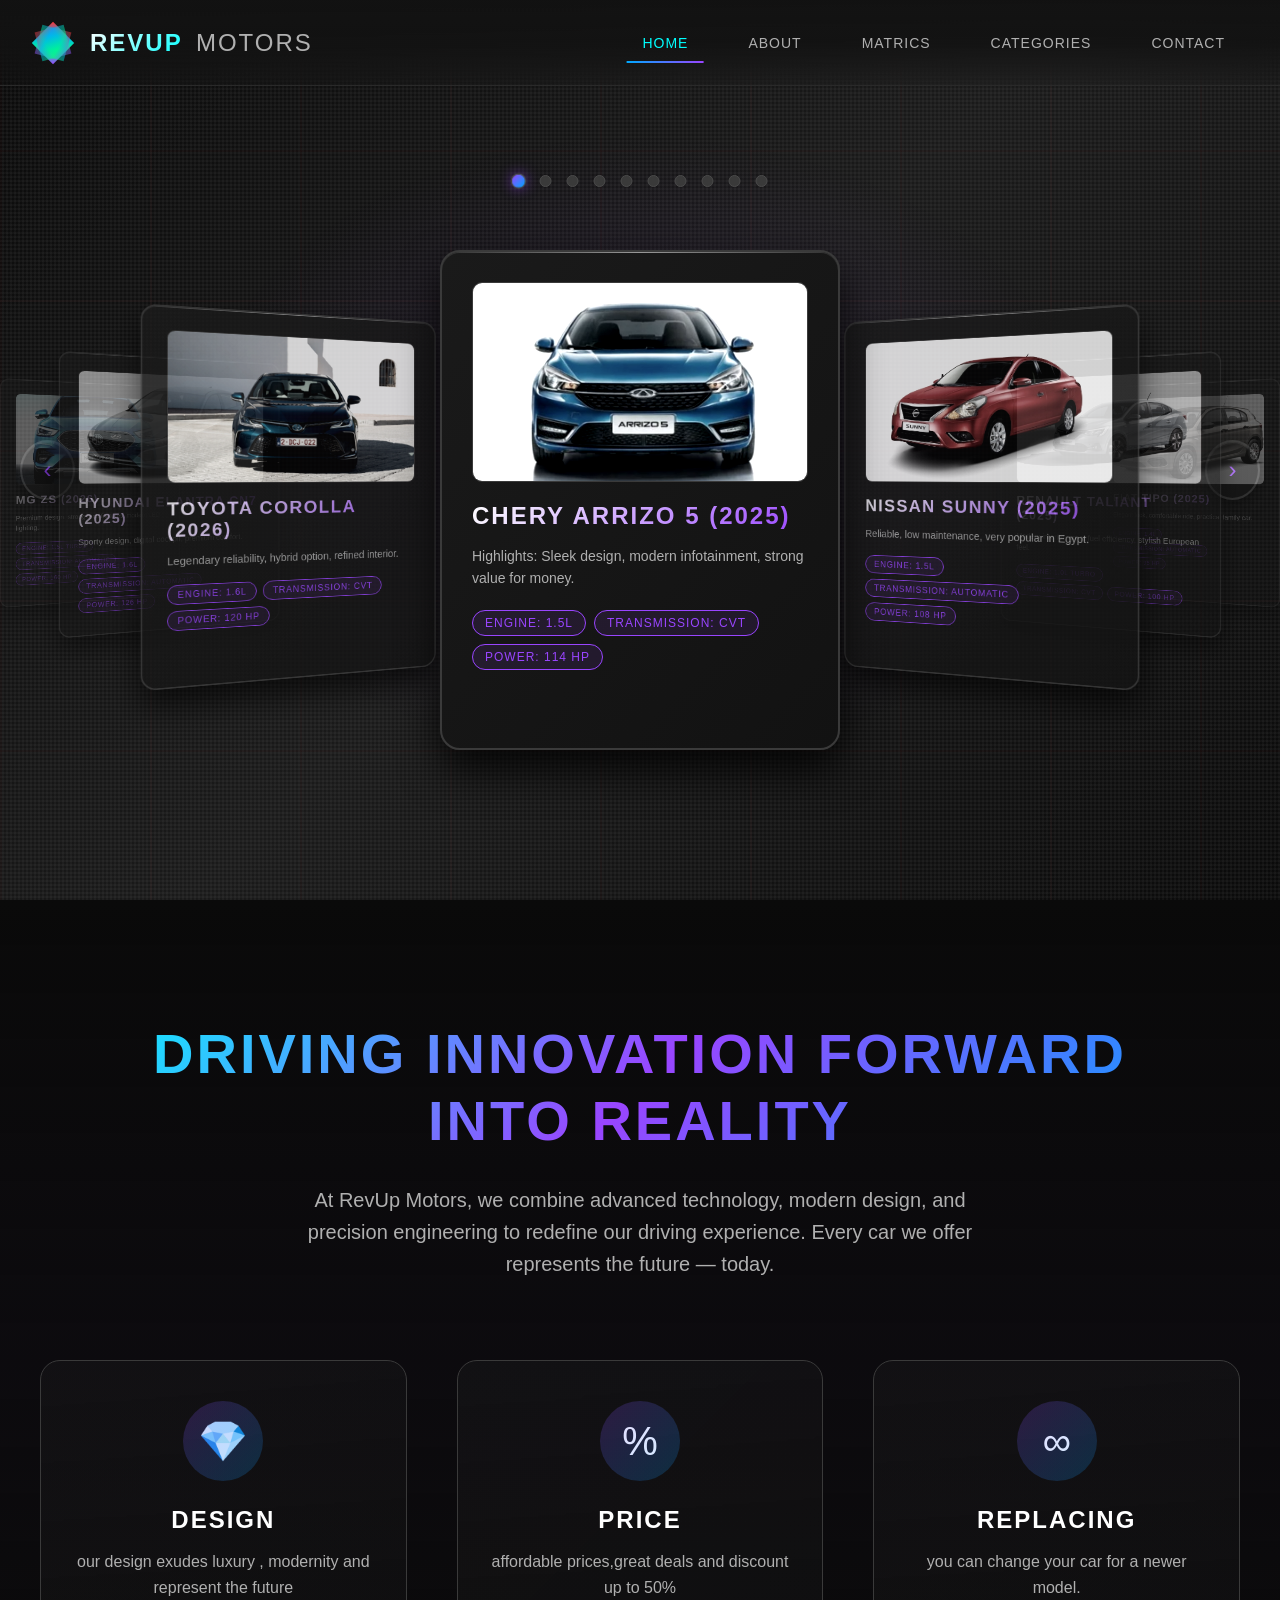
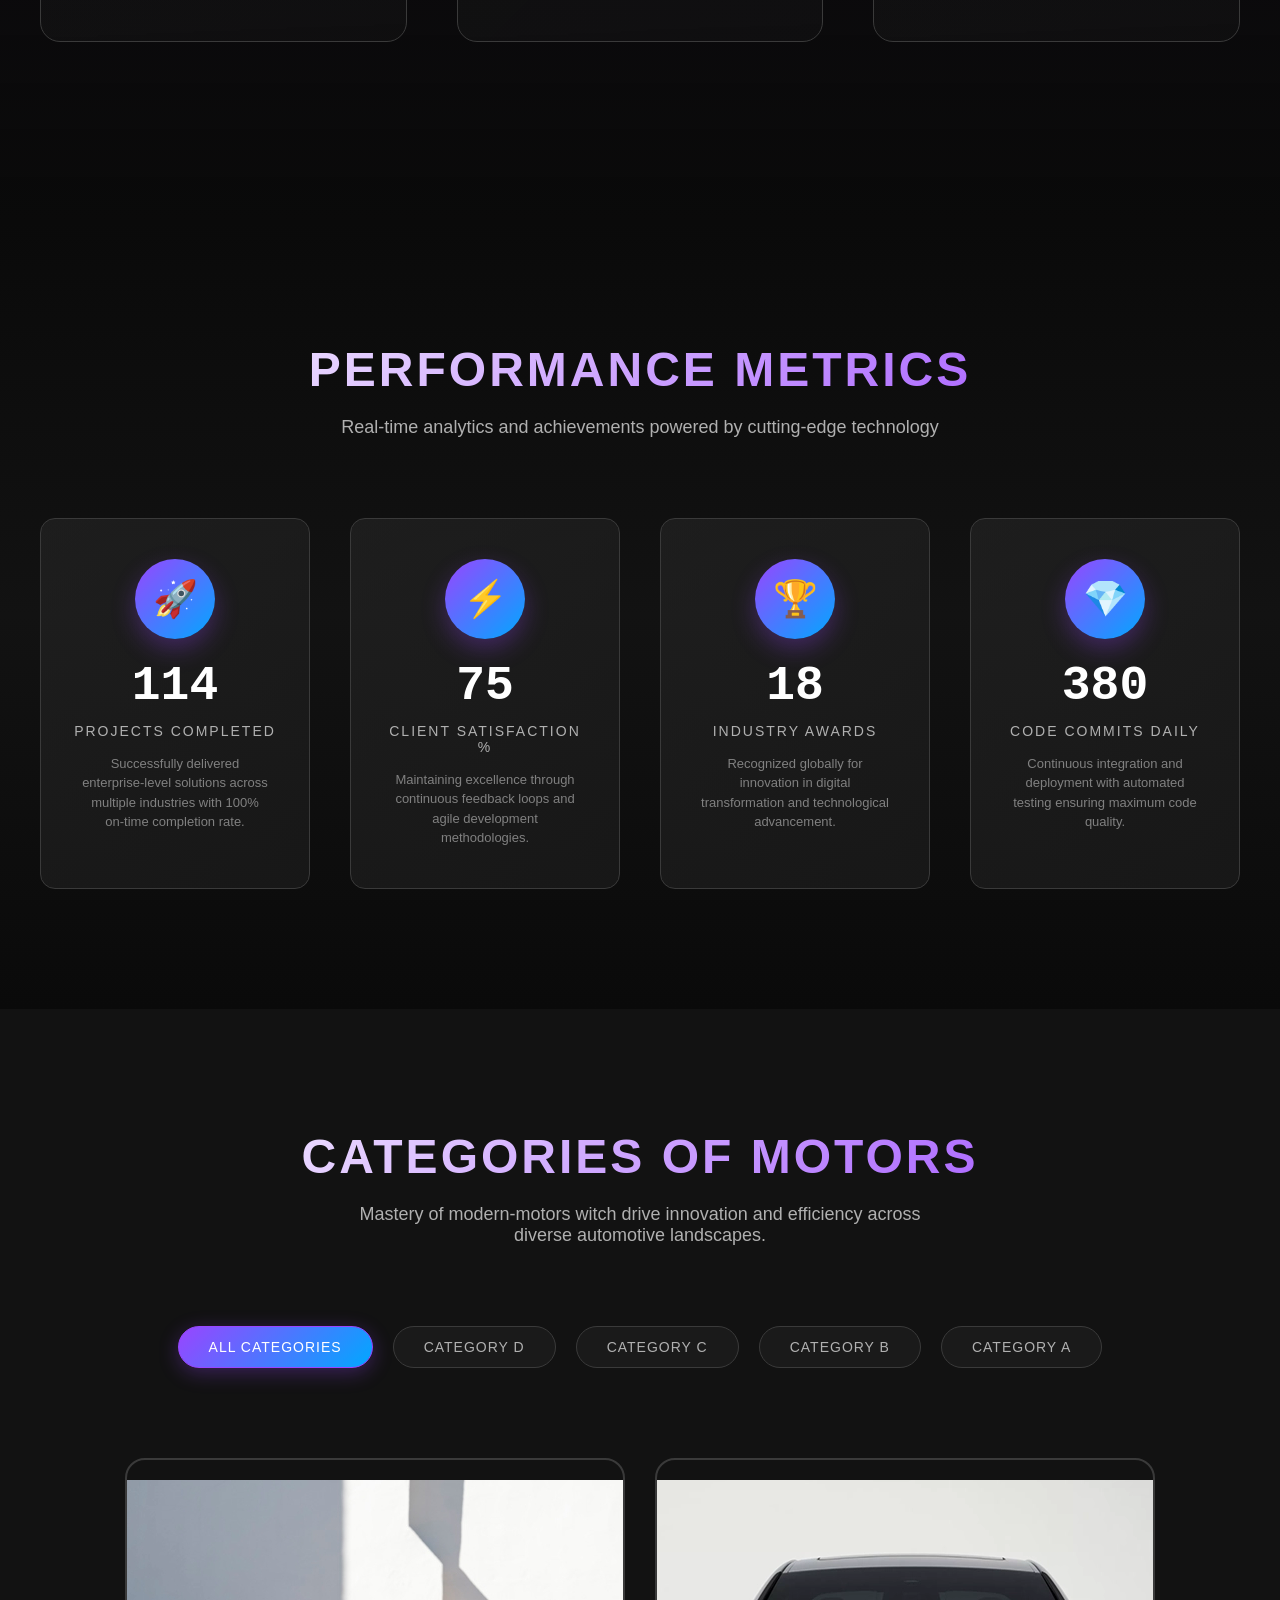
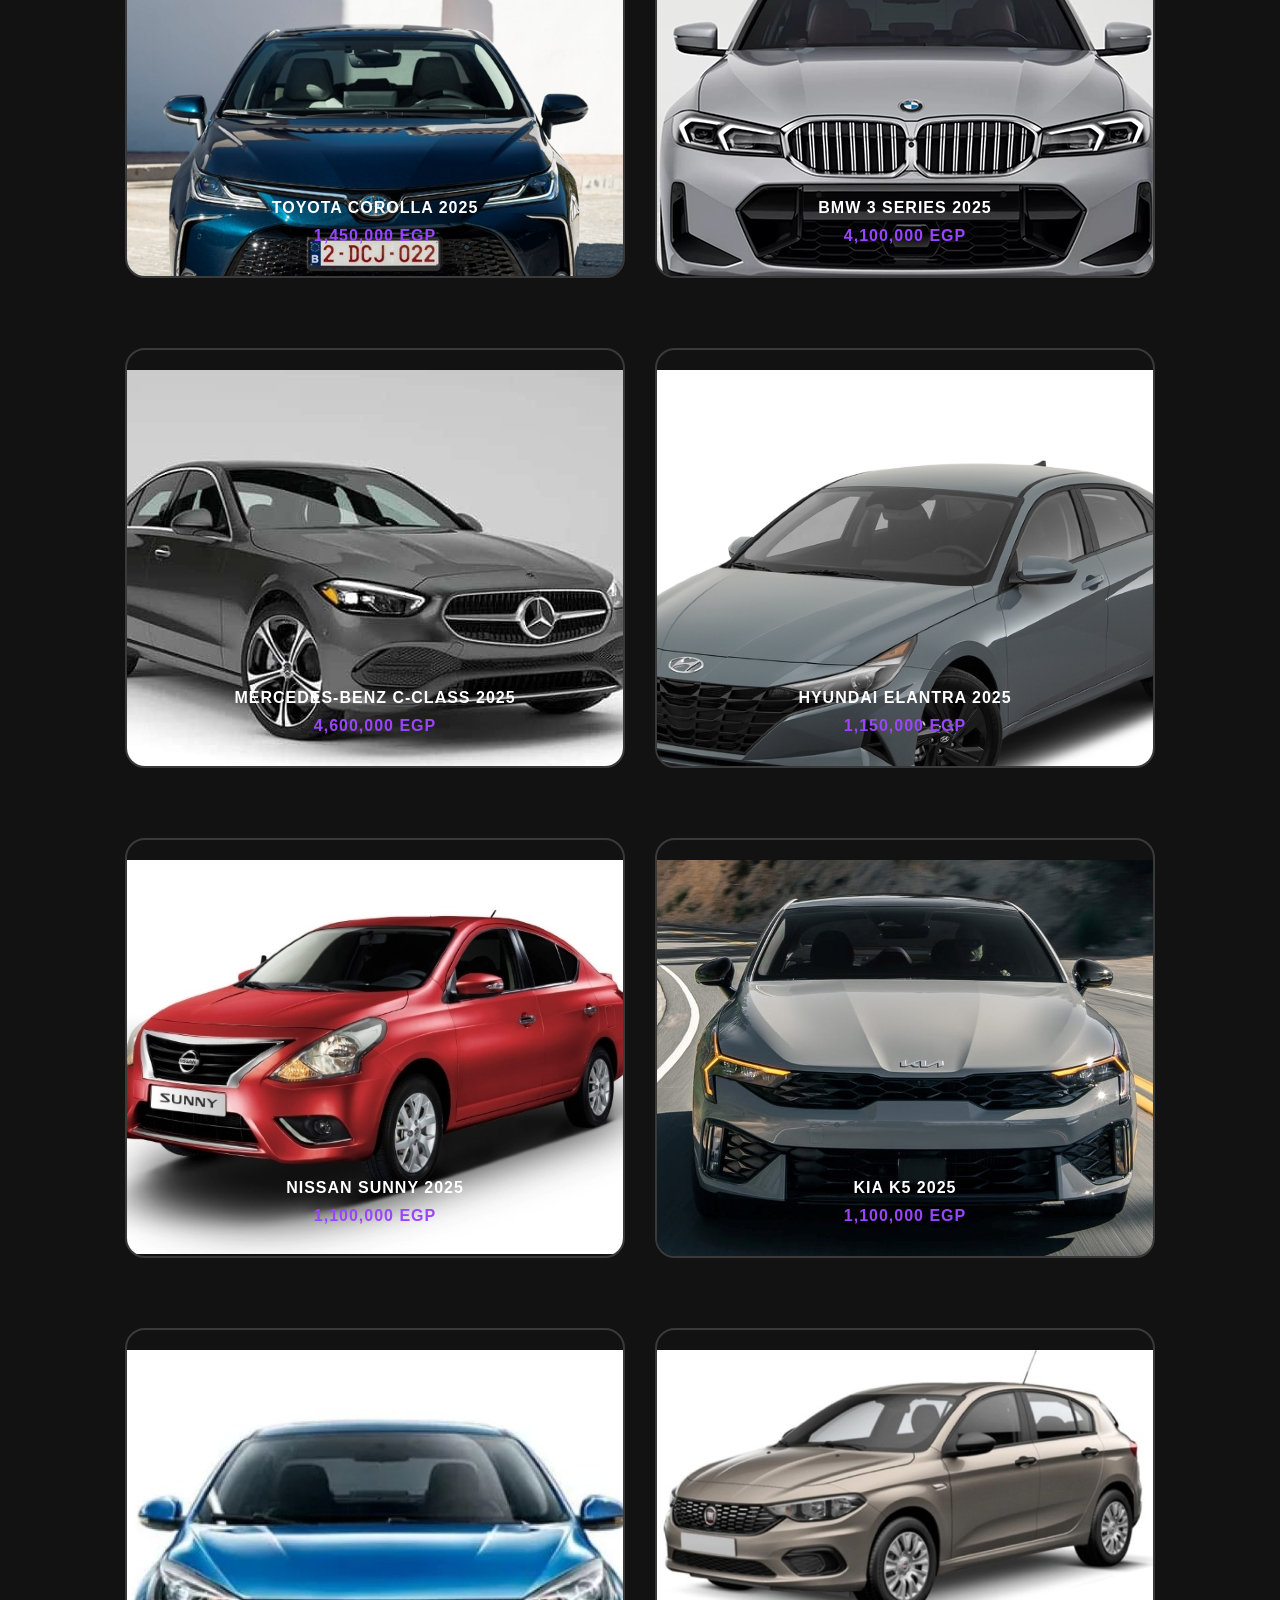
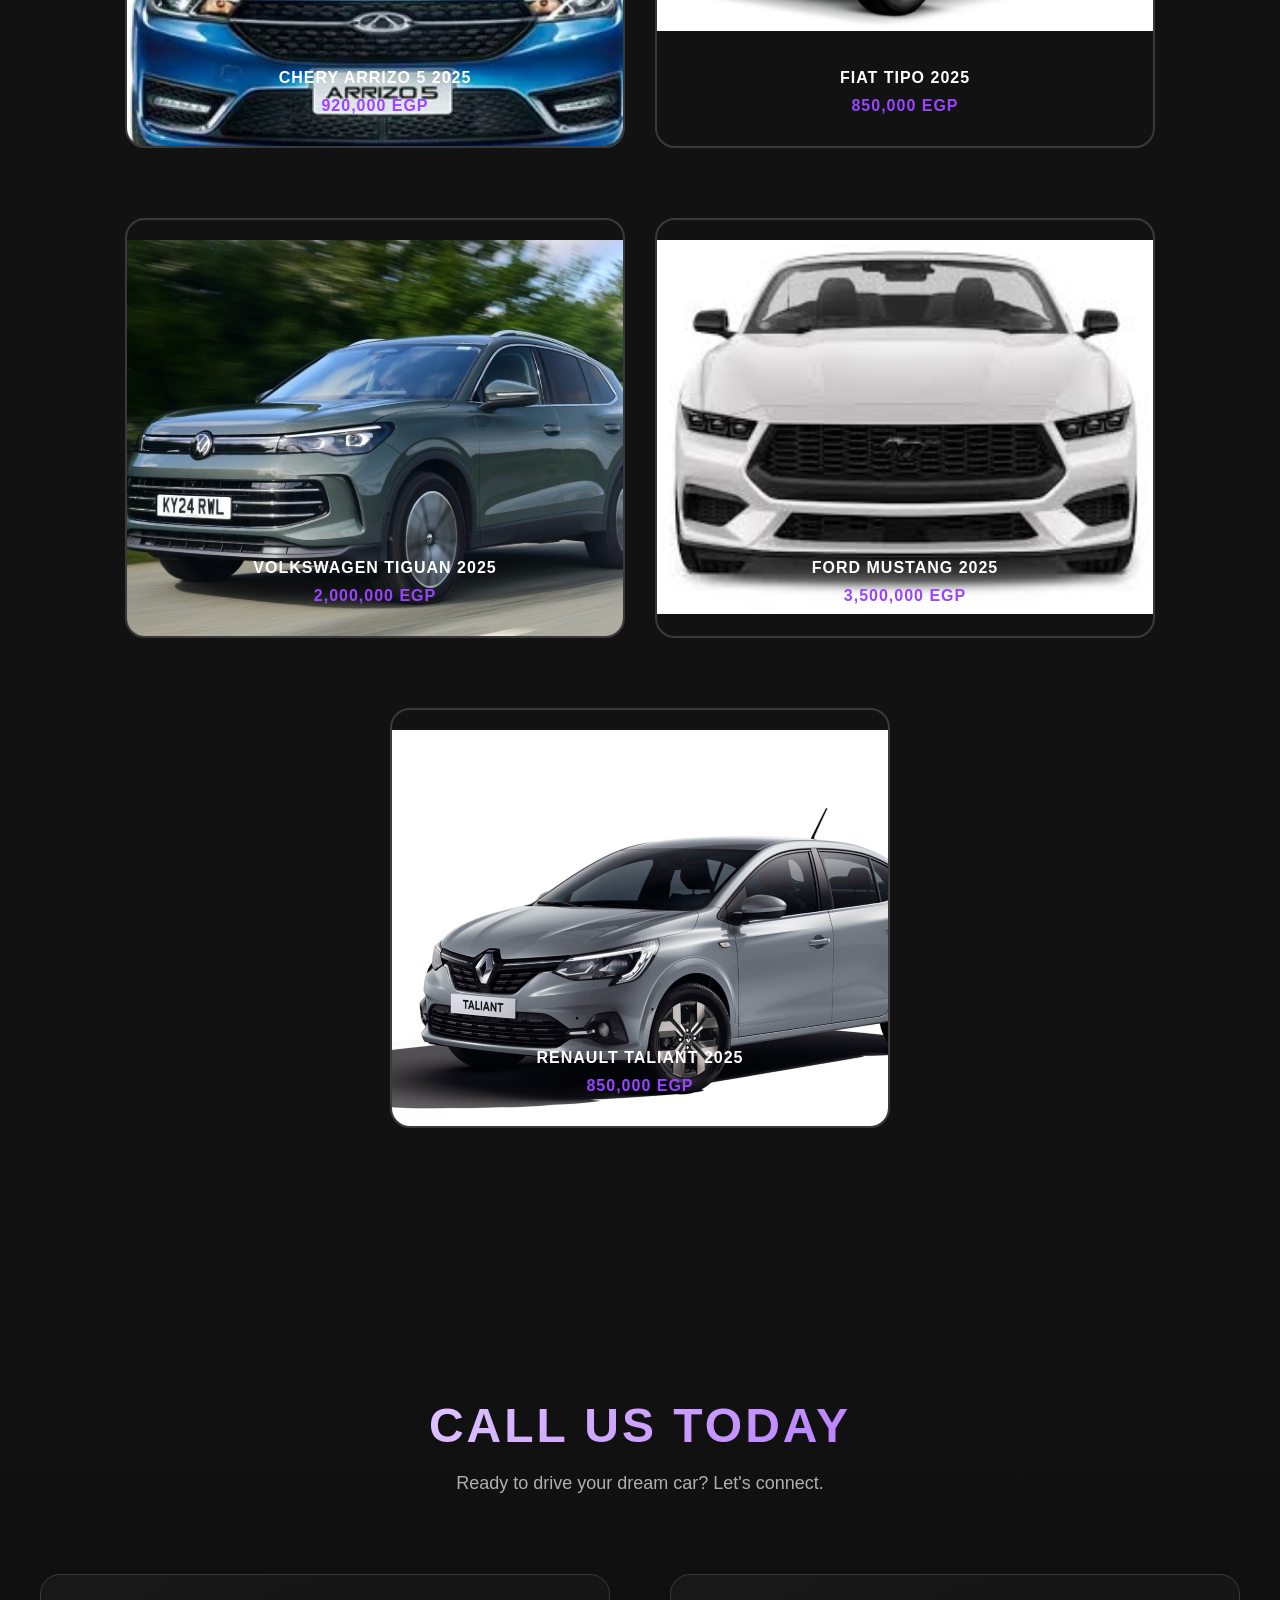
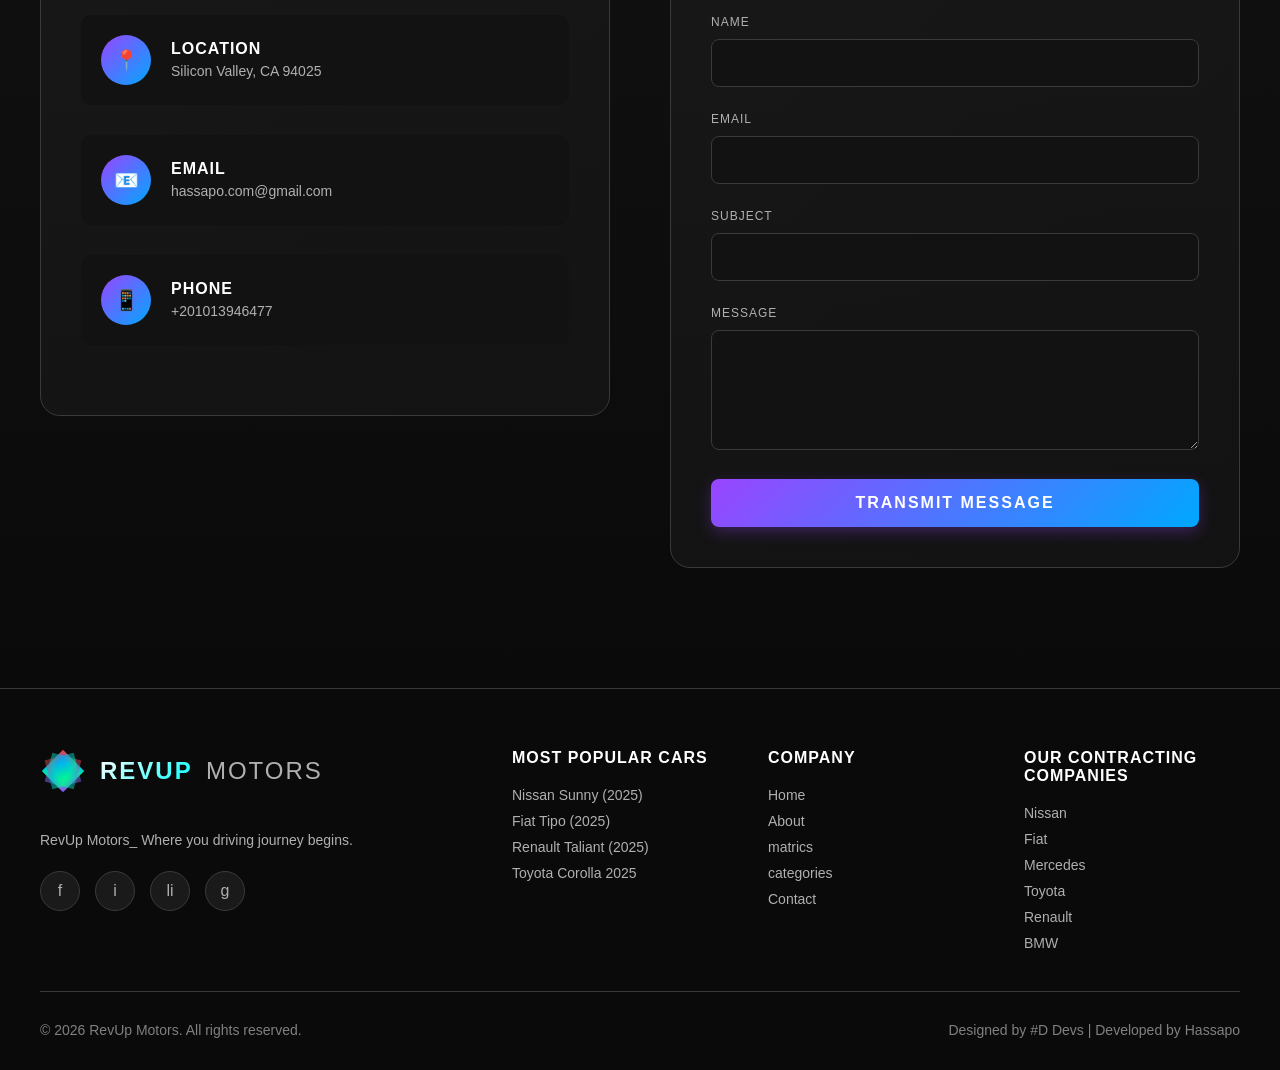
<file: index.html>
<!doctype html>
<html lang="en">
  <head>
    <meta charset="UTF-8" />
    <meta name="viewport" content="width=device-width, initial-scale=1.0" />
    <title>Revup Motors - auto and manual cars</title>
    <link rel="stylesheet" href="templatemo-prism-flux.css" />
  </head>
  <body>
    <!-- Loading Screen -->
    <div class="loader" id="loader">
      <div class="loader-content">
        <div class="loader-Revup">
          <div class="Revup-face"></div>
          <div class="Revup-face"></div>
          <div class="Revup-face"></div>
        </div>
        <div
          style="
            color: var(--accent-purple);
            font-size: 18px;
            text-transform: uppercase;
            letter-spacing: 3px;
          "
        >
          Refracting Reality...
        </div>
      </div>
    </div>

    <!-- Navigation Header -->
    <header class="header" id="header">
      <nav class="nav-container">
        <a href="#home" class="logo">
          <div class="logo-icon">
            <div class="logo-Revup">
              <div class="Revup-shape"></div>
            </div>
          </div>
          <span class="logo-text">
            <span class="Revup">Revup</span>
            <span class="flux">Motors</span>
          </span>
        </a>

        <ul class="nav-menu" id="navMenu">
          <li><a href="#home" class="nav-link active">Home</a></li>
          <li><a href="#about" class="nav-link">About</a></li>
          <li><a href="#stats" class="nav-link">matrics</a></li>
          <li><a href="#motors" class="nav-link">categories</a></li>
          <li><a href="#contact" class="nav-link">Contact</a></li>
        </ul>

        <div class="menu-toggle" id="menuToggle">
          <span></span>
          <span></span>
          <span></span>
        </div>
      </nav>
    </header>

    <!-- Hero Section with 3D Carousel -->
    <section class="hero" id="home">
      <button class="carousel-btn" id="prevBtn">‹</button>
      <div class="carousel-container">
        <div class="carousel" id="carousel">
          <!-- Carousel items will be generated by JavaScript -->
        </div>
        <div class="carousel-indicators" id="indicators">
          <!-- Indicators will be generated by JavaScript -->
        </div>
      </div>
      <button class="carousel-btn" id="nextBtn">›</button>
    </section>

    <!-- NEW: prism Philosophy Section (About) -->
    <section class="philosophy-section" id="about">
      <div class="philosophy-container">
        <div class="motors"></div>

        <h2 class="philosophy-headline">
          DRIVING INNOVATION FORWARD<br />Into Reality
        </h2>

        <p class="philosophy-subheading">
          At RevUp Motors, we combine advanced technology, modern design, and
          precision engineering to redefine our driving experience. Every car we
          offer represents the future — today.
        </p>

        <div class="philosophy-pillars">
          <div class="pillar">
            <div class="pillar-icon">💎</div>
            <h3 class="pillar-title">Design</h3>
            <p class="pillar-description">
              our design exudes luxury , modernity and represent the future
            </p>
          </div>

          <div class="pillar">
            <div class="pillar-icon">%</div>
            <h3 class="pillar-title">Price</h3>
            <p class="pillar-description">
              affordable prices,great deals and discount up to 50%
            </p>
          </div>

          <div class="pillar">
            <div class="pillar-icon">∞</div>
            <h3 class="pillar-title">replacing</h3>
            <p class="pillar-description">
              you can change your car for a newer model.
            </p>
          </div>
        </div>

        <div class="philosophy-particles" id="particles">
          <!-- Particles will be generated by JavaScript -->
        </div>
      </div>
    </section>

    <!-- Stats Section with Content -->
    <section class="stats-section" id="stats">
      <div class="section-header">
        <h2 class="section-title">Performance Metrics</h2>
        <p class="section-subtitle">
          Real-time analytics and achievements powered by cutting-edge
          technology
        </p>
      </div>

      <div class="stats-grid">
        <div class="stat-card">
          <div class="stat-icon">🚀</div>
          <div class="stat-number" data-target="150">0</div>
          <div class="stat-label">Projects Completed</div>
          <p class="stat-description">
            Successfully delivered enterprise-level solutions across multiple
            industries with 100% on-time completion rate.
          </p>
        </div>

        <div class="stat-card">
          <div class="stat-icon">⚡</div>
          <div class="stat-number" data-target="99">0</div>
          <div class="stat-label">Client Satisfaction %</div>
          <p class="stat-description">
            Maintaining excellence through continuous feedback loops and agile
            development methodologies.
          </p>
        </div>

        <div class="stat-card">
          <div class="stat-icon">🏆</div>
          <div class="stat-number" data-target="25">0</div>
          <div class="stat-label">Industry Awards</div>
          <p class="stat-description">
            Recognized globally for innovation in digital transformation and
            technological advancement.
          </p>
        </div>

        <div class="stat-card">
          <div class="stat-icon">💎</div>
          <div class="stat-number" data-target="500">0</div>
          <div class="stat-label">Code Commits Daily</div>
          <p class="stat-description">
            Continuous integration and deployment with automated testing
            ensuring maximum code quality.
          </p>
        </div>
      </div>
    </section>

    <!-- Enhanced motors Section - Technical Arsenal -->
    <section class="motors-section" id="motors">
      <div class="motors-container">
        <div class="section-header">
          <h2 class="section-title">categories of motors</h2>
          <p class="section-subtitle">
            Mastery of modern-motors witch drive innovation and efficiency
            across diverse automotive landscapes.
          </p>
        </div>

        <div class="motors-categories">
          <div class="category-tab active" data-category="all">
            All Categories
          </div>
          <div class="category-tab" data-category="D">Category D</div>
          <div class="category-tab" data-category="C">Category C</div>
          <div class="category-tab" data-category="B">Category B</div>
          <div class="category-tab" data-category="A">Category A</div>
        </div>

        <div class="motors-hexagon-grid" id="motorsGrid">
          <!-- Hexagonal motors items will be generated by JavaScript -->
        </div>
      </div>
    </section>

    <!-- Contact Section -->
    <section class="contact-section" id="contact">
      <div class="section-header">
        <h2 class="section-title">call us today</h2>
        <p class="section-subtitle">
          Ready to drive your dream car? Let's connect.
        </p>
      </div>

      <div class="contact-container">
        <div class="contact-info">
          <a
            href="https://maps.google.com/?q=Silicon+Valley+CA+94025"
            target="_blank"
            class="info-item"
          >
            <div class="info-icon">📍</div>
            <div class="info-text">
              <h4>Location</h4>
              <p>Silicon Valley, CA 94025</p>
            </div>
          </a>

          <a
            href="https://mail.google.com/mail/?view=cm&fs=1&to=hassapo.com@gmail.com"
            target="_blank"
            class="info-item"
          >
            <div class="info-icon">📧</div>
            <div class="info-text">
              <h4>Email</h4>
              <p>hassapo.com@gmail.com</p>
            </div>
          </a>

          <a href="tel:01013946477" class="info-item">
            <div class="info-icon">📱</div>
            <div class="info-text">
              <h4>Phone</h4>
              <p>+201013946477</p>
            </div>
          </a>
        </div>

        <form class="contact-form" id="contactForm">
          <div class="form-group">
            <label for="name">Name</label>
            <input type="text" id="name" name="name" required />
          </div>

          <div class="form-group">
            <label for="email">Email</label>
            <input type="email" id="email" name="email" required />
          </div>

          <div class="form-group">
            <label for="subject">Subject</label>
            <input type="text" id="subject" name="subject" required />
          </div>

          <div class="form-group">
            <label for="message">Message</label>
            <textarea id="message" name="message" required></textarea>
          </div>

          <button type="submit" class="submit-btn">Transmit Message</button>
        </form>
      </div>
    </section>

    <!-- Footer -->
    <footer class="footer">
      <div class="footer-content">
        <div class="footer-brand">
          <div class="footer-logo">
            <div class="logo-icon">
              <div class="logo-Revup">
                <div class="Revup-shape"></div>
              </div>
            </div>
            <span class="logo-text">
              <span class="Revup">Revup</span>
              <span class="flux">motors</span>
            </span>
          </div>
          <p class="footer-description">
            RevUp Motors_ Where you driving journey begins.
          </p>
          <div class="footer-social">
            <a
              href="https://www.facebook.com/profile.php?id=100049816650020"
              target="_blank"
              class="social-icon"
              >f</a
            >
            <a
              href="https://www.instagram.com/mhmwdhsbwhmd?igsh=MTluZW8ycmc3aWJndQ=="
              target="_blank"
              class="social-icon"
              >i</a
            >
            <a
              href="https://www.linkedin.com/mwlite/profile/in/mahmoud-ahmed-hassan-0541a13a9"
              target="_blank"
              class="social-icon"
              >li</a
            >
            <a
              href="https://mail.google.com/mail/?view=cm&fs=1&to=hassapo.com@gmail.com"
              target="_blank"
              class="social-icon"
              >g</a
            >
          </div>
        </div>
        <div class="footer-section">
          <h4>most popular cars</h4>
          <div class="footer-links">
            <a href="#Nissan Sunny 2025">Nissan Sunny (2025)</a>
            <a href="#Fiat Tipo 2025">Fiat Tipo (2025)</a>
            <a href="#Renault Taliant 2025">Renault Taliant (2025)</a>
            <a href="#Toyota Corolla 2025">Toyota Corolla 2025</a>
          </div>
        </div>

        <div class="footer-section">
          <h4>Company</h4>
          <div class="footer-links">
            <a href="#home">Home</a>
            <a href="#about" class="nav-link">About</a>
            <a href="#stats" class="nav-link">matrics</a>
            <a href="#motors" class="nav-link">categories</a>
            <a href="#contact" class="nav-link">Contact</a>
          </div>
        </div>

        <div class="footer-section">
          <h4>our contracting companies</h4>
          <div class="footer-links">
            <a
              href="https://en.nissan.com.eg"
              target="_blank"
              rel="noopener noreferrer"
              >Nissan</a
            >
            <a
              href="https://www.fiat.com.eg/en?adobe_mc_ref="
              target="_blank"
              rel="noopener noreferrer"
              >Fiat</a
            >
            <a
             href=" https://www.mercedes-benz.com/en"
              target="_blank"
              rel="noopener noreferrer"
              >Mercedes</a
            >
            <a
              href="https://www.toyota.com"
              target="_blank"
              rel="noopener noreferrer"
              >Toyota</a
            >
            <a
              href="https://renault.com.eg"
              target="_blank"
              rel="noopener noreferrer"
              >Renault</a
            >
            <a
              href="https://www.bmw.com"
              target="_blank"
              rel="noopener noreferrer"
              >BMW</a
            >
          </div>
        </div>
      </div>

      <div class="footer-bottom">
        <div class="copyright">© 2026 RevUp Motors. All rights reserved.</div>
        <div class="footer-credits">
          Designed by #D Devs | Developed by Hassapo
        </div>
      </div>
    </footer>
    <script src="templatemo-prism-scripts.js"></script>
  </body>
</html>
</file>
<file: templatemo-prism-flux.css>
@charset "utf-8";
/* CSS Document */

/*

TemplateMo 600 prism Flux

https://templatemo.com/tm-600-prism-flux

*/

* {
  margin: 0;
  padding: 0;
  box-sizing: border-box;
}

:root {
  --primary-black: #0a0a0a;
  --carbon-dark: #121212;
  --carbon-medium: #1a1a1a;
  --carbon-light: #2a2a2a;
  --metal-dark: #3a3a3a;
  --metal-light: #4a4a4a;
  --accent-red: #ff3333;
  --accent-blue: #00a8ff;
  --accent-green: #00ff88;
  --accent-purple: #9945ff;
  --accent-cyan: #00ffff;
  --text-primary: #ffffff;
  --text-secondary: #b0b0b0;
  --text-dim: #808080;
}

html {
  scroll-behavior: smooth;
}

body {
  font-family: "Orbitron", "Rajdhani", sans-serif;
  background: var(--primary-black);
  color: var(--text-primary);
  overflow-x: hidden;
  position: relative;
}

/* Carbon Fiber Background Pattern */
body::before {
  content: "";
  position: fixed;
  top: 0;
  left: 0;
  width: 100%;
  height: 100%;
  background: repeating-linear-gradient(
      0deg,
      transparent,
      transparent 2px,
      rgba(255, 255, 255, 0.03) 2px,
      rgba(255, 255, 255, 0.03) 4px
    ),
    repeating-linear-gradient(
      90deg,
      transparent,
      transparent 2px,
      rgba(255, 255, 255, 0.03) 2px,
      rgba(255, 255, 255, 0.03) 4px
    ),
    linear-gradient(
      135deg,
      var(--primary-black) 0%,
      var(--carbon-dark) 25%,
      var(--carbon-medium) 50%,
      var(--carbon-dark) 75%,
      var(--primary-black) 100%
    );
  z-index: -2;
}

/* Animated Grid Overlay */
body::after {
  content: "";
  position: fixed;
  top: 0;
  left: 0;
  width: 100%;
  height: 100%;
  background-image: linear-gradient(
      rgba(255, 51, 51, 0.05) 2px,
      transparent 2px
    ),
    linear-gradient(90deg, rgba(255, 51, 51, 0.05) 2px, transparent 2px);
  background-size: 150px 150px;
  animation: gridMove 20s linear infinite;
  z-index: -1;
  opacity: 0.5;
}

@keyframes gridMove {
  0% {
    transform: translate(0, 0);
  }

  100% {
    transform: translate(150px, 150px);
  }
}

/* Loading Screen */
.loader {
  position: fixed;
  top: 0;
  left: 0;
  width: 100%;
  height: 100vh;
  background: var(--primary-black);
  display: flex;
  justify-content: center;
  align-items: center;
  z-index: 10000;
  transition: opacity 0.5s, visibility 0.5s;
}

.loader.hidden {
  opacity: 0;
  visibility: hidden;
}

.loader-content {
  text-align: center;
}

.loader-Revup {
  width: 100px;
  height: 100px;
  position: relative;
  margin: 0 auto 30px;
}

.Revup-face {
  position: absolute;
  width: 100%;
  height: 100%;
  border: 2px solid transparent;
  transform-origin: center;
  animation: prismRotate 3s linear infinite;
}

.Revup-face:nth-child(1) {
  border-image: linear-gradient(45deg, var(--accent-red), var(--accent-blue)) 1;
  animation-delay: 0s;
}

.Revup-face:nth-child(2) {
  border-image: linear-gradient(45deg, var(--accent-blue), var(--accent-green))
    1;
  transform: rotate(60deg);
  animation-delay: 0.2s;
}

.Revup-face:nth-child(3) {
  border-image: linear-gradient(
      45deg,
      var(--accent-green),
      var(--accent-purple)
    )
    1;
  transform: rotate(120deg);
  animation-delay: 0.4s;
}

@keyframes prismRotate {
  0% {
    transform: rotate(0deg) scale(1);
  }

  50% {
    transform: rotate(180deg) scale(1.2);
  }

  100% {
    transform: rotate(360deg) scale(1);
  }
}

/* Navigation Header */
.header {
  position: fixed;
  top: 0;
  width: 100%;
  background: linear-gradient(
    180deg,
    rgba(18, 18, 18, 0.98) 0%,
    rgba(18, 18, 18, 0.9) 50%,
    rgba(18, 18, 18, 0) 100%
  );
  backdrop-filter: blur(20px);
  border-bottom: 1px solid rgba(255, 255, 255, 0.1);
  z-index: 1000;
  transition: all 0.3s ease;
}

.header.scrolled {
  background: rgba(18, 18, 18, 0.98);
  backdrop-filter: blur(30px);
  box-shadow: 0 10px 30px rgba(0, 0, 0, 0.8);
}

.nav-container {
  max-width: 1400px;
  margin: 0 auto;
  display: flex;
  justify-content: space-between;
  align-items: center;
  padding: 20px 30px;
}

.logo {
  display: flex;
  align-items: center;
  text-decoration: none;
  position: relative;
}

.logo-icon {
  width: 45px;
  height: 45px;
  margin-right: 15px;
  position: relative;
}

/* Revup-inspired logo */
.logo-Revup {
  width: 100%;
  height: 100%;
  position: relative;
  display: flex;
  align-items: center;
  justify-content: center;
}

.Revup-shape {
  width: 30px;
  height: 30px;
  position: relative;
  transform: rotate(45deg);
  background: linear-gradient(
    135deg,
    var(--accent-red) 0%,
    var(--accent-blue) 33%,
    var(--accent-green) 66%,
    var(--accent-purple) 100%
  );
  animation: RevupShine 3s ease-in-out infinite;
}

@keyframes RevupShine {
  0%,
  100% {
    filter: brightness(1) hue-rotate(0deg);
    transform: rotate(45deg) scale(1);
  }

  50% {
    filter: brightness(1.5) hue-rotate(10deg);
    transform: rotate(45deg) scale(1.1);
  }
}

.Revup-shape::before,
.Revup-shape::after {
  content: "";
  position: absolute;
  width: 100%;
  height: 100%;
  background: inherit;
  opacity: 0.5;
}

.Revup-shape::before {
  transform: rotate(60deg);
}

.Revup-shape::after {
  transform: rotate(-60deg);
}

.logo-text {
  font-size: 24px;
  font-weight: 900;
  letter-spacing: 2px;
  text-transform: uppercase;
}

.logo-text .Revup {
  background: linear-gradient(135deg, var(--text-primary), var(--accent-cyan));
  -webkit-background-clip: text;
  -webkit-text-fill-color: transparent;
  background-clip: text;
}

.logo-text .flux {
  color: var(--text-secondary);
  font-weight: 300;
  margin-left: 5px;
}

.nav-menu {
  display: flex;
  list-style: none;
  gap: 10px;
  align-items: center;
}

.nav-menu a {
  color: var(--text-secondary);
  text-decoration: none;
  padding: 12px 25px;
  transition: all 0.3s ease;
  position: relative;
  text-transform: uppercase;
  font-weight: 500;
  letter-spacing: 1px;
  font-size: 14px;
}

.nav-menu a::before {
  content: "";
  position: absolute;
  bottom: 0;
  left: 50%;
  transform: translateX(-50%);
  width: 0;
  height: 2px;
  background: linear-gradient(90deg, var(--accent-blue), var(--accent-purple));
  transition: width 0.3s ease;
}

.nav-menu a:hover {
  color: var(--text-primary);
}

.nav-menu a:hover::before,
.nav-menu a.active::before {
  width: 80%;
}

.nav-menu a.active {
  color: var(--accent-cyan);
}

.menu-toggle {
  display: none;
  flex-direction: column;
  cursor: pointer;
  padding: 5px;
}

.menu-toggle span {
  width: 30px;
  height: 3px;
  background: linear-gradient(90deg, var(--accent-blue), var(--accent-purple));
  margin: 3px 0;
  transition: 0.3s;
  border-radius: 2px;
}

.menu-toggle.active span:nth-child(1) {
  transform: rotate(-45deg) translate(-5px, 6px);
}

.menu-toggle.active span:nth-child(2) {
  opacity: 0;
}

.menu-toggle.active span:nth-child(3) {
  transform: rotate(45deg) translate(-5px, -6px);
}

/* Hero Section with 3D Carousel */
.hero {
  min-height: 100vh;
  display: flex;
  align-items: center;
  justify-content: center;
  position: relative;
  padding: 120px 20px 80px;
  background: radial-gradient(
    ellipse at center,
    rgba(153, 69, 255, 0.1) 0%,
    transparent 50%
  );
}

.carousel-container {
  width: 100%;
  max-width: 1600px;
  height: 650px;
  perspective: 1200px;
  position: relative;
  padding-top: 60px;
}

.carousel {
  width: 100%;
  height: 100%;
  position: relative;
  transform-style: preserve-3d;
}

.carousel-item {
  position: absolute;
  width: 400px;
  height: 500px;
  left: 50%;
  top: 50%;
  transform-style: preserve-3d;
  transition: all 0.8s cubic-bezier(0.4, 0, 0.2, 1);
  cursor: pointer;
  transform-origin: center center;
}

.carousel-item .card {
  width: 100%;
  height: 100%;
  background: linear-gradient(135deg, var(--carbon-medium), var(--carbon-dark));
  border: 2px solid var(--metal-dark);
  border-radius: 20px;
  padding: 30px;
  position: relative;
  overflow: hidden;
  box-shadow: 0 20px 40px rgba(0, 0, 0, 0.8),
    inset 0 1px 0 rgba(255, 255, 255, 0.1);
}

.carousel-item .card::before {
  content: "";
  position: absolute;
  top: 0;
  left: 0;
  right: 0;
  height: 1px;
  background: linear-gradient(
    90deg,
    transparent,
    rgba(255, 255, 255, 0.5),
    transparent
  );
  animation: scanline 3s linear infinite;
}

@keyframes scanline {
  0% {
    transform: translateY(0);
  }

  100% {
    transform: translateY(500px);
  }
}

.card-number {
  position: absolute;
  top: 20px;
  right: 30px;
  font-size: 72px;
  font-weight: 900;
  color: rgba(153, 69, 255, 0.1);
  font-family: "Orbitron", monospace;
}

.card-image {
  width: 100%;
  height: 200px;
  background: var(--carbon-dark);
  border-radius: 10px;
  margin-bottom: 20px;
  overflow: hidden;
  position: relative;
  border: 1px solid var(--metal-dark);
}

.card-image img {
  width: 100%;
  height: 100%;
  object-fit: cover;
  filter: grayscale(50%) contrast(1.2);
  transition: all 0.5s ease;
}

.carousel-item:hover .card-image img {
  filter: grayscale(0%) contrast(1.3);
  transform: scale(1.1);
}

.card-title {
  font-size: 24px;
  font-weight: 700;
  margin-bottom: 15px;
  text-transform: uppercase;
  letter-spacing: 2px;
  background: linear-gradient(
    135deg,
    var(--text-primary),
    var(--accent-purple)
  );
  -webkit-background-clip: text;
  -webkit-text-fill-color: transparent;
  background-clip: text;
}

.card-description {
  color: var(--text-secondary);
  line-height: 1.6;
  margin-bottom: 20px;
  font-size: 14px;
}

.card-tech {
  display: flex;
  flex-wrap: wrap;
  gap: 8px;
  margin-bottom: 20px;
}

.tech-badge {
  padding: 5px 12px;
  background: rgba(153, 69, 255, 0.1);
  border: 1px solid var(--accent-purple);
  border-radius: 20px;
  font-size: 12px;
  color: var(--accent-purple);
  text-transform: uppercase;
  letter-spacing: 1px;
}

.card-cta {
  padding: 12px 30px;
  background: linear-gradient(135deg, var(--accent-purple), var(--accent-blue));
  border: none;
  border-radius: 30px;
  color: var(--text-primary);
  font-weight: 700;
  text-transform: uppercase;
  letter-spacing: 2px;
  cursor: pointer;
  transition: all 0.3s ease;
  box-shadow: 0 5px 15px rgba(153, 69, 255, 0.3);
}

.card-cta:hover {
  transform: translateY(-2px);
  box-shadow: 0 8px 25px rgba(153, 69, 255, 0.5);
}

/* Carousel Controls */
.carousel-controls {
  position: absolute;
  bottom: -70px;
  left: 50%;
  transform: translateX(-50%);
  display: flex;
  gap: 20px;
  z-index: 100;
}

.carousel-btn {
  width: 60px;
  height: 60px;
  background: linear-gradient(135deg, var(--carbon-medium), var(--carbon-dark));
  border: 2px solid var(--metal-dark);
  border-radius: 50%;
  color: var(--accent-purple);
  font-size: 24px;
  cursor: pointer;
  transition: all 0.3s ease;
  display: flex;
  align-items: center;
  justify-content: center;
  box-shadow: 0 5px 15px rgba(0, 0, 0, 0.5),
    inset 0 1px 0 rgba(255, 255, 255, 0.1);
}

.carousel-btn:hover {
  border-color: var(--accent-purple);
  box-shadow: 0 8px 25px rgba(153, 69, 255, 0.3),
    inset 0 1px 0 rgba(255, 255, 255, 0.2);
  transform: scale(1.1);
}

.carousel-indicators {
  position: absolute;
  top: 30px;
  left: 50%;
  transform: translateX(-50%);
  display: flex;
  gap: 15px;
  z-index: 100;
}

.indicator {
  width: 12px;
  height: 12px;
  background: var(--metal-dark);
  border: 1px solid var(--metal-light);
  border-radius: 50%;
  cursor: pointer;
  transition: all 0.3s ease;
}

.indicator.active {
  background: linear-gradient(135deg, var(--accent-purple), var(--accent-blue));
  box-shadow: 0 0 10px rgba(153, 69, 255, 0.5);
  transform: scale(1.3);
}

/* NEW: prism Philosophy Section */
.philosophy-section {
  padding: 120px 30px;
  background: linear-gradient(
    180deg,
    var(--primary-black) 0%,
    rgba(153, 69, 255, 0.02) 50%,
    var(--primary-black) 100%
  );
  position: relative;
  overflow: hidden;
}

.philosophy-container {
  max-width: 1200px;
  margin: 0 auto;
  text-align: center;
}

/* Animated prism Line */
.prism-line {
  width: 100%;
  height: 2px;
  margin: 0 auto 60px;
  position: relative;
  overflow: hidden;
  background: var(--carbon-medium);
}

.prism-line::before {
  content: "";
  position: absolute;
  top: 0;
  left: -100%;
  width: 100%;
  height: 100%;
  background: linear-gradient(
    90deg,
    transparent,
    var(--accent-red) 20%,
    var(--accent-blue) 40%,
    var(--accent-green) 60%,
    var(--accent-purple) 80%,
    transparent
  );

  animation: prismSweep 4s ease-in-out infinite;
}

@keyframes prismSweep {
  0% {
    left: -100%;
  }

  100% {
    left: 100%;
  }
}

.philosophy-headline {
  font-size: 56px;
  font-weight: 900;
  text-transform: uppercase;
  letter-spacing: 3px;
  margin-bottom: 30px;
  line-height: 1.2;
  background: linear-gradient(
    135deg,
    var(--accent-cyan) 0%,
    var(--accent-purple) 25%,
    var(--accent-blue) 50%,
    var(--accent-green) 75%,
    var(--accent-cyan) 100%
  );
  -webkit-background-clip: text;
  -webkit-text-fill-color: transparent;
  background-clip: text;
  background-size: 200% 200%;
  animation: gradientFlow 5s ease infinite;
}

@keyframes gradientFlow {
  0% {
    background-position: 0% 50%;
  }

  50% {
    background-position: 100% 50%;
  }

  100% {
    background-position: 0% 50%;
  }
}

.philosophy-subheading {
  font-size: 20px;
  color: var(--text-secondary);
  max-width: 700px;
  margin: 0 auto 80px;
  line-height: 1.6;
  font-weight: 300;
}

.philosophy-pillars {
  display: grid;
  grid-template-columns: repeat(auto-fit, minmax(300px, 1fr));
  gap: 50px;
  margin-bottom: 60px;
}

.pillar {
  position: relative;
  padding: 40px 30px;
  background: linear-gradient(
    135deg,
    rgba(42, 42, 42, 0.2),
    rgba(26, 26, 26, 0.3)
  );
  border: 1px solid var(--metal-dark);
  border-radius: 20px;
  transition: all 0.4s ease;
  overflow: hidden;
}

.pillar::before {
  content: "";
  position: absolute;
  top: 0;
  left: 0;
  width: 100%;
  height: 2px;
  background: linear-gradient(
    90deg,
    var(--accent-purple),
    var(--accent-blue),
    var(--accent-green)
  );
  transform: scaleX(0);
  transition: transform 0.4s ease;
}

.pillar:hover::before {
  transform: scaleX(1);
}

.pillar:hover {
  transform: translateY(-10px);
  border-color: var(--accent-purple);
  box-shadow: 0 20px 40px rgba(153, 69, 255, 0.2);
  background: linear-gradient(
    135deg,
    rgba(153, 69, 255, 0.05),
    rgba(26, 26, 26, 0.3)
  );
}

.pillar-icon {
  width: 80px;
  height: 80px;
  margin: 0 auto 25px;
  display: flex;
  align-items: center;
  justify-content: center;
  font-size: 40px;
  position: relative;
}

.pillar-icon::before {
  content: "";
  position: absolute;
  width: 100%;
  height: 100%;
  background: linear-gradient(135deg, var(--accent-purple), var(--accent-blue));
  border-radius: 50%;
  opacity: 0.2;
  animation: pulse 3s ease-in-out infinite;
}

@keyframes pulse {
  0%,
  100% {
    transform: scale(1);
    opacity: 0.2;
  }

  50% {
    transform: scale(1.2);
    opacity: 0.1;
  }
}

.pillar-title {
  font-size: 24px;
  font-weight: 700;
  text-transform: uppercase;
  letter-spacing: 2px;
  margin-bottom: 15px;
  color: var(--text-primary);
}

.pillar-description {
  font-size: 16px;
  color: var(--text-secondary);
  line-height: 1.6;
}
.pillar-description a {
  color: var(--accent-cyan);
  text-decoration: none;
  transition: all 0.3s ease;
  position: relative;
}

.pillar-description a::after {
  content: "";
  position: absolute;
  bottom: -2px;
  left: 0;
  width: 0;
  height: 1px;
  background: var(--accent-cyan);
  transition: width 0.3s ease;
}

.pillar-description a:hover {
  color: var(--accent-purple);
}

.pillar-description a:hover::after {
  width: 100%;
}

/* Particle Effect Background */
.philosophy-particles {
  position: absolute;
  width: 100%;
  height: 100%;
  top: 0;
  left: 0;
  overflow: hidden;
  pointer-events: none;
}

.particle {
  position: absolute;
  width: 4px;
  height: 4px;
  background: linear-gradient(135deg, var(--accent-cyan), var(--accent-purple));
  border-radius: 50%;
  opacity: 0;
  animation: float-particle 20s infinite linear;
}

@keyframes float-particle {
  0% {
    transform: translateY(0) rotate(0deg);
    opacity: 0;
  }

  5% {
    opacity: 1;
  }

  95% {
    opacity: 1;
  }

  100% {
    transform: translateY(-100vh) rotate(720deg);
    opacity: 0;
  }
}

/* Stats Section with Content */
.stats-section {
  padding: 120px 30px;
  background: linear-gradient(
    180deg,
    var(--primary-black) 0%,
    var(--carbon-dark) 50%,
    var(--primary-black) 100%
  );
  position: relative;
}

.stats-grid {
  max-width: 1200px;
  margin: 0 auto;
  display: grid;
  grid-template-columns: repeat(auto-fit, minmax(250px, 1fr));
  gap: 40px;
}

.stat-card {
  background: linear-gradient(
    135deg,
    rgba(42, 42, 42, 0.5),
    rgba(26, 26, 26, 0.8)
  );
  border: 1px solid var(--metal-dark);
  border-radius: 15px;
  padding: 40px 30px;
  text-align: center;
  position: relative;
  overflow: hidden;
  transition: all 0.3s ease;
}

.stat-card::before {
  content: "";
  position: absolute;
  top: 0;
  left: -100%;
  width: 100%;
  height: 2px;
  background: linear-gradient(
    90deg,
    transparent,
    var(--accent-purple),
    transparent
  );
  animation: none;
}

.stat-card:hover::before {
  animation: slideRight 0.5s ease forwards;
}

@keyframes slideRight {
  0% {
    left: -100%;
  }

  100% {
    left: 100%;
  }
}

.stat-card:hover {
  transform: translateY(-5px);
  border-color: var(--accent-purple);
  box-shadow: 0 15px 35px rgba(153, 69, 255, 0.2);
}

.stat-icon {
  width: 80px;
  height: 80px;
  background: linear-gradient(135deg, var(--accent-purple), var(--accent-blue));
  border-radius: 50%;
  display: flex;
  align-items: center;
  justify-content: center;
  margin: 0 auto 20px;
  font-size: 36px;
  color: var(--text-primary);
  box-shadow: 0 10px 25px rgba(153, 69, 255, 0.3);
}

.stat-number {
  font-size: 48px;
  font-weight: 900;
  color: var(--text-primary);
  margin-bottom: 10px;
  font-family: "Orbitron", monospace;
}

.stat-label {
  font-size: 14px;
  color: var(--text-secondary);
  text-transform: uppercase;
  letter-spacing: 2px;
  margin-bottom: 15px;
}

.stat-description {
  font-size: 13px;
  color: var(--text-dim);
  line-height: 1.5;
  padding: 0 10px;
}

/* Enhanced motors Section - Technical Arsenal */
.motors-section {
  padding: 120px 30px;
  background: var(--carbon-dark);
  position: relative;
  overflow: hidden;
}

.motors-container {
  max-width: 1200px;
  margin: 0 auto;
}

.section-header {
  text-align: center;
  margin-bottom: 80px;
}

.section-title {
  font-size: 48px;
  font-weight: 900;
  text-transform: uppercase;
  letter-spacing: 3px;
  margin-bottom: 20px;
  background: linear-gradient(
    135deg,
    var(--text-primary),
    var(--accent-purple)
  );
  -webkit-background-clip: text;
  -webkit-text-fill-color: transparent;
  background-clip: text;
}

.section-subtitle {
  color: var(--text-secondary);
  font-size: 18px;
  max-width: 600px;
  margin: 0 auto;
}

/* Hexagonal motors Grid */
.motors-hexagon-grid {
  display: flex;
  flex-wrap: wrap;
  justify-content: center;
  gap: 10px;
  margin-top: 60px;
}

.motors-hexagon {
  width: 500px;
  height: 420px;
  position: relative;
  margin: 30px 10px;
  cursor: pointer;
  transition: all 0.3s ease;
}

.motors-hexagon:hover {
  transform: translateY(-10px);
}

.hexagon-inner {
  width: 100%;
  height: 100%;
  position: relative;
  /* transform: rotate(30deg); */
  overflow: hidden;
  border-radius: 20px;
  border: 2px solid var(--metal-dark);
}

.motors-hexagon:hover .hexagon-inner {
  border-color: var(--accent-purple);
  box-shadow: 0 0 30px rgba(153, 69, 255, 0.5);
}

.hexagon-content {
  position: absolute;
  width: 100%;
  height: 100%;
  top: 0;
  left: 0;
  /* transform: rotate(-30deg); */
  display: flex;
  flex-direction: column;
  align-items: center;
  justify-content: center;
  padding: 20px;
}

.motors-image-hex {
  width: auto;
  height: 85%;
  object-fit: cover;
  background: var(--carbon-dark);
  border-radius: 15px;
}

@keyframes float {
  0%,
  100% {
    transform: translateY(0);
  }

  50% {
    transform: translateY(-10px);
  }
}

.motors-name-hex {
  font-size: clamp(14px, 2vw, 16px);
  font-weight: 700;
  text-transform: uppercase;
  letter-spacing: 1px;
  color: var(--text-primary);
  margin-bottom: 10px;
  text-align: center;
}
.motors-price-hex {
  font-size: clamp(14px, 2vw, 16px);
  font-weight: 700;
  text-transform: uppercase;
  letter-spacing: 1px;
  color: var(--accent-purple);
  margin-bottom: 10px;
  text-align: center;
}

.motors-level {
  width: 100%;
  height: 4px;
  background: var(--carbon-dark);
  border-radius: 2px;
  overflow: hidden;
  position: relative;
}

.motors-level-fill {
  height: 100%;
  background: linear-gradient(90deg, var(--accent-blue), var(--accent-purple));
  border-radius: 2px;
  position: relative;
  animation: fillLevel 2s ease-out;
}

@keyframes fillLevel {
  0% {
    width: 0;
  }
}

.motors-percentage-hex {
  font-size: 14px;
  color: var(--text-secondary);
  margin-top: 8px;
  font-weight: 600;
}

/* motors Categories Tabs */
.motors-categories {
  display: flex;
  justify-content: center;
  gap: 20px;
  margin-bottom: 40px;
  flex-wrap: wrap;
}

.category-tab {
  padding: 12px 30px;
  background: var(--carbon-medium);
  border: 1px solid var(--metal-dark);
  border-radius: 30px;
  color: var(--text-secondary);
  cursor: pointer;
  transition: all 0.3s ease;
  text-transform: uppercase;
  font-size: 14px;
  letter-spacing: 1px;
}

.category-tab:hover {
  background: rgba(153, 69, 255, 0.1);
  border-color: var(--accent-purple);
  color: var(--text-primary);
}

.category-tab.active {
  background: linear-gradient(135deg, var(--accent-purple), var(--accent-blue));
  border-color: var(--accent-purple);
  color: var(--text-primary);
  box-shadow: 0 5px 20px rgba(153, 69, 255, 0.3);
}

/* Contact Section */
.contact-section {
  padding: 120px 30px;
  background: linear-gradient(
    180deg,
    var(--carbon-dark) 0%,
    var(--primary-black) 100%
  );
  position: relative;
}

.contact-container {
  max-width: 1200px;
  margin: 0 auto;
  display: grid;
  grid-template-columns: 1fr 1fr;
  gap: 60px;
  align-items: start;
}

.contact-info {
  padding: 40px;
  background: linear-gradient(
    135deg,
    rgba(42, 42, 42, 0.3),
    rgba(26, 26, 26, 0.5)
  );
  border: 1px solid var(--metal-dark);
  border-radius: 20px;
}

.info-item {
  display: flex;
  align-items: center;
  margin-bottom: 30px;
  padding: 20px;
  background: var(--carbon-dark);
  border-radius: 10px;
  transition: all 0.3s ease;
  text-decoration: none;
  cursor: pointer;
  position: relative;
  overflow: hidden;
}

.info-item::before {
  content: "";
  position: absolute;
  top: 0;
  left: -100%;
  width: 100%;
  height: 100%;
  background: linear-gradient(
    90deg,
    transparent,
    rgba(153, 69, 255, 0.1),
    transparent
  );
  transition: left 0.5s ease;
}

.info-item:hover::before {
  left: 100%;
}

.info-item:hover {
  transform: translateX(10px);
  background: rgba(153, 69, 255, 0.1);
  box-shadow: 0 5px 20px rgba(153, 69, 255, 0.2);
}

a.info-item {
  color: inherit;
  text-decoration: none;
}

.info-icon {
  width: 50px;
  height: 50px;
  background: linear-gradient(135deg, var(--accent-purple), var(--accent-blue));
  border-radius: 50%;
  display: flex;
  align-items: center;
  justify-content: center;
  margin-right: 20px;
  color: var(--text-primary);
  font-size: 20px;
  flex-shrink: 0;
  transition: all 0.3s ease;
}

.info-item:hover .info-icon {
  transform: scale(1.1) rotate(10deg);
  box-shadow: 0 8px 25px rgba(153, 69, 255, 0.4);
}

.info-text h4 {
  color: var(--text-primary);
  margin-bottom: 5px;
  font-size: 16px;
  text-transform: uppercase;
  letter-spacing: 1px;
  transition: all 0.3s ease;
}

.info-item:hover .info-text h4 {
  color: var(--accent-cyan);
}

.info-text p {
  color: var(--text-secondary);
  font-size: 14px;
  transition: all 0.3s ease;
}
/* .info-text p a {

} */

.info-item:hover .info-text p {
  color: var(--text-primary);
}

/* Add external link indicator for clickable items */
.info-item[target="_blank"] .info-text p::after {
  content: " ↗";
  font-size: 12px;
  opacity: 0;
  transition: opacity 0.3s ease;
}

.info-item[target="_blank"]:hover .info-text p::after {
  opacity: 1;
}

.contact-form {
  padding: 40px;
  background: linear-gradient(
    135deg,
    rgba(42, 42, 42, 0.3),
    rgba(26, 26, 26, 0.5)
  );
  border: 1px solid var(--metal-dark);
  border-radius: 20px;
}

.form-group {
  margin-bottom: 25px;
}

.form-group label {
  display: block;
  color: var(--text-secondary);
  margin-bottom: 10px;
  text-transform: uppercase;
  font-size: 12px;
  letter-spacing: 1px;
}

.form-group input,
.form-group textarea {
  width: 100%;
  padding: 15px;
  background: var(--carbon-dark);
  border: 1px solid var(--metal-dark);
  border-radius: 8px;
  color: var(--text-primary);
  font-size: 14px;
  transition: all 0.3s ease;
}

.form-group input:focus,
.form-group textarea:focus {
  outline: none;
  border-color: var(--accent-purple);
  box-shadow: 0 0 10px rgba(153, 69, 255, 0.2);
}

.form-group textarea {
  resize: vertical;
  min-height: 120px;
}

.submit-btn {
  width: 100%;
  padding: 15px;
  background: linear-gradient(135deg, var(--accent-purple), var(--accent-blue));
  border: none;
  border-radius: 8px;
  color: var(--text-primary);
  font-size: 16px;
  font-weight: 700;
  text-transform: uppercase;
  letter-spacing: 2px;
  cursor: pointer;
  transition: all 0.3s ease;
  box-shadow: 0 5px 15px rgba(153, 69, 255, 0.3);
}

.submit-btn:hover {
  transform: translateY(-3px);
  box-shadow: 0 8px 25px rgba(153, 69, 255, 0.5);
}

/* Footer */
.footer {
  padding: 60px 30px 30px;
  background: var(--primary-black);
  border-top: 1px solid var(--metal-dark);
  position: relative;
}

.footer-content {
  max-width: 1200px;
  margin: 0 auto;
  display: grid;
  grid-template-columns: 2fr 1fr 1fr 1fr;
  gap: 40px;
  margin-bottom: 40px;
}

.footer-brand {
  display: flex;
  flex-direction: column;
  gap: 20px;
}

.footer-logo {
  display: flex;
  align-items: center;
  margin-bottom: 15px;
}

.footer-description {
  color: var(--text-secondary);
  line-height: 1.6;
  font-size: 14px;
}

.footer-social {
  display: flex;
  gap: 15px;
}

.social-icon {
  width: 40px;
  height: 40px;
  background: var(--carbon-medium);
  border: 1px solid var(--metal-dark);
  border-radius: 50%;
  display: flex;
  align-items: center;
  justify-content: center;
  color: var(--text-secondary);
  text-decoration: none;
  transition: all 0.3s ease;
}

.social-icon:hover {
  background: linear-gradient(135deg, var(--accent-purple), var(--accent-blue));
  border-color: var(--accent-purple);
  color: var(--text-primary);
  transform: translateY(-3px);
  box-shadow: 0 5px 15px rgba(153, 69, 255, 0.3);
}

.footer-section h4 {
  color: var(--text-primary);
  margin-bottom: 20px;
  text-transform: uppercase;
  letter-spacing: 1px;
  font-size: 16px;
}

.footer-links {
  display: flex;
  flex-direction: column;
  gap: 10px;
}

.footer-links a {
  color: var(--text-secondary);
  text-decoration: none;
  transition: all 0.3s ease;
  font-size: 14px;
}

.footer-links a:hover {
  color: var(--accent-purple);
  padding-left: 10px;
}

.footer-bottom {
  padding-top: 30px;
  border-top: 1px solid var(--metal-dark);
  display: flex;
  justify-content: space-between;
  align-items: center;
  max-width: 1200px;
  margin: 0 auto;
}

.copyright {
  color: var(--text-dim);
  font-size: 14px;
}

.footer-credits {
  color: var(--text-dim);
  font-size: 14px;
}

.footer-credits a {
  color: var(--accent-purple);
  text-decoration: none;
}

.footer-credits a:hover {
  text-decoration: underline;
}

/* Responsive Design */
@media (max-width: 1024px) {
  .carousel-item {
    width: 350px;
    height: 480px;
  }

  .carousel-controls {
    bottom: -60px;
  }

  .card-image {
    height: 170px;
  }

  .card-title {
    font-size: 22px;
  }

  .card-description {
    font-size: 13px;
  }

  .philosophy-pillars {
    grid-template-columns: 1fr;
  }

  .contact-container {
    grid-template-columns: 1fr;
  }

  .footer-content {
    grid-template-columns: repeat(2, 1fr);
  }
}

@media (max-width: 768px) {
  .menu-toggle {
    display: flex;
  }

  .nav-menu {
    position: fixed;
    left: -100%;
    top: 85px;
    flex-direction: column;
    background: rgba(18, 18, 18, 0.98);
    width: 100%;
    text-align: center;
    transition: 0.3s;
    padding: 40px 0;
    border-bottom: 1px solid var(--metal-dark);
    gap: 0;
  }

  .nav-menu li {
    margin: 15px 0;
  }

  .nav-menu a {
    display: block;
    padding: 15px 30px;
    font-size: 16px;
  }

  .nav-menu.active {
    left: 0;
  }

  .carousel-item {
    width: 300px;
    height: 460px;
  }

  .carousel-item .card {
    padding: 20px;
  }

  .card-image {
    height: 150px;
    margin-bottom: 15px;
  }

  .card-title {
    font-size: 20px;
    margin-bottom: 12px;
  }

  .card-description {
    font-size: 13px;
    margin-bottom: 15px;
  }

  .card-tech {
    margin-bottom: 15px;
    gap: 6px;
  }

  .tech-badge {
    padding: 4px 10px;
    font-size: 11px;
  }

  .card-number {
    font-size: 50px;
    top: 15px;
    right: 20px;
  }

  .card-cta {
    padding: 10px 25px;
    font-size: 14px;
  }

  .carousel-controls {
    position: absolute;
    bottom: 0px;
    gap: 15px;
  }

  .carousel-btn {
    width: 50px;
    height: 50px;
    font-size: 20px;
  }

  .carousel-indicators {
    top: 20px;
    gap: 12px;
  }

  .indicator {
    width: 10px;
    height: 10px;
  }

  .philosophy-headline {
    font-size: 36px;
  }

  .section-title {
    font-size: 32px;
  }

  .stats-grid {
    grid-template-columns: 1fr;
  }

  .motors-hexagon {
    width: 150px;
    height: 170px;
    margin: 20px 5px;
  }

  .motors-icon-hex {
    font-size: 36px;
  }

  .motors-name-hex {
    font-size: 14px;
  }

  .footer-content {
    grid-template-columns: 1fr;
    text-align: center;
  }

  .footer-bottom {
    flex-direction: column;
    gap: 20px;
    text-align: center;
  }
}
</file>
